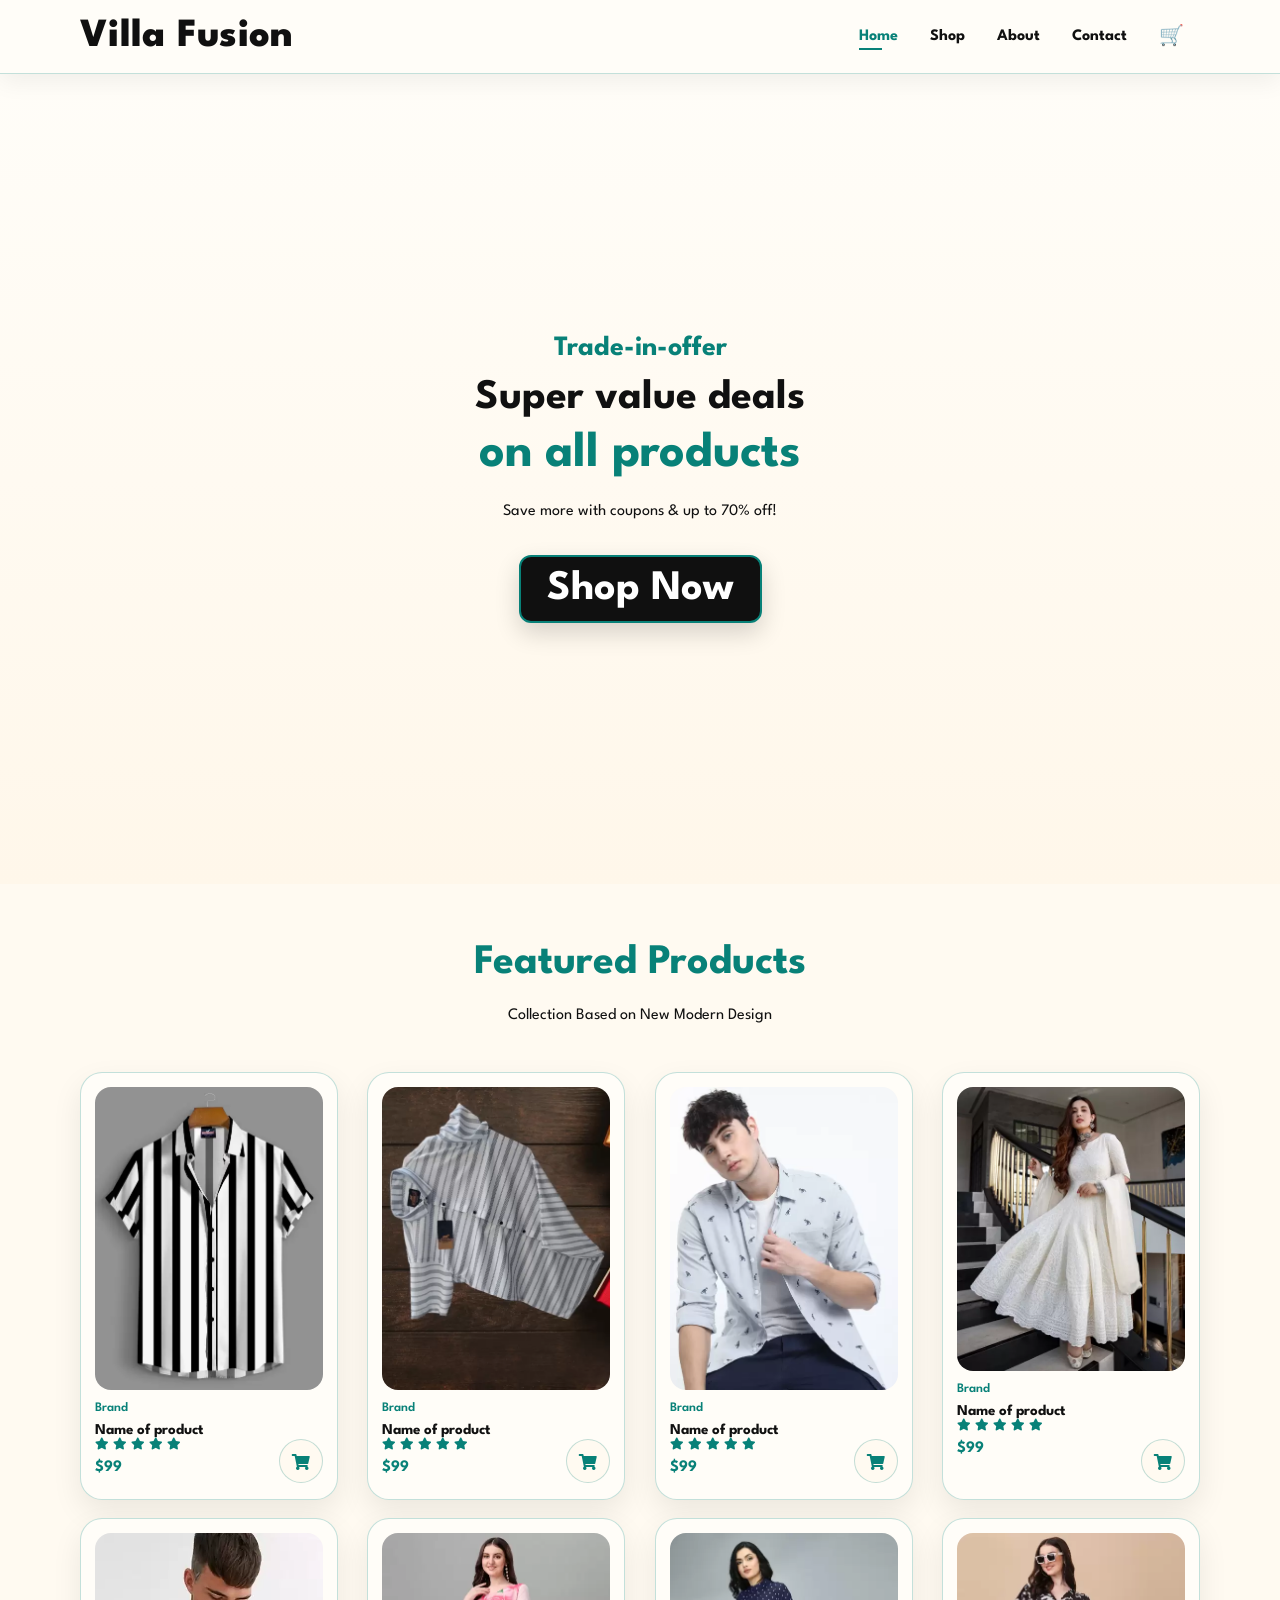
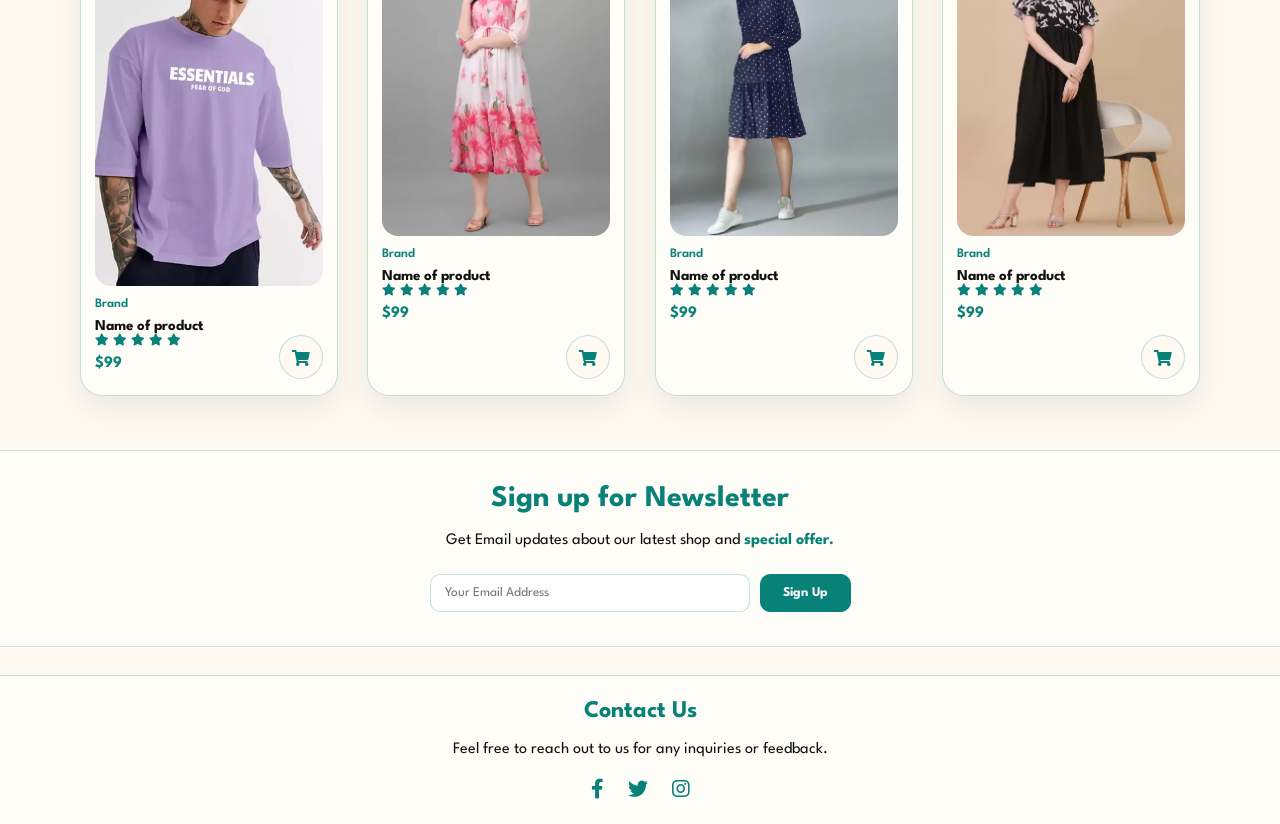
<file: index.html>
<!DOCTYPE html>
<html lang="en">

<head>
    <meta charset="UTF-8">
    <meta http-equiv="X-UA-Compatible" content="IE=edge">
    <meta name="viewport" content="width=device-width, initial-scale=1.0">
    <title>E-commerce website</title>
    <link rel="stylesheet" href="https://pro.fontawesome.com/releases/v5.10.0/css/all.css" />
    <link rel="stylesheet" href="style.css">
</head>

<body>

    <section id="header">
        <a href="index.html" class="logo">Villa Fusion</a>

        <div>
            <ul id="navbar">
                <li><a class="active" href="index.html">Home</a></li>
                <li><a href="shop.html">Shop</a></li>
                <li><a href="about.html">About</a></li>
                <li><a href="contact.html">Contact</a></li>
                <li><a href="cart.html" aria-label="Cart"><span class="nav-cart-icon" aria-hidden="true">🛒</span></a></li>
            </ul>


        </div>
    </section>

    <section id="hero">
        <h4>Trade-in-offer</h4>
        <h2>Super value deals</h2>
        <h1>on all products </h1>
        <p>Save more with coupons & up to 70% off! </p>
        <a href="shop.html">
        <button class="btn">Shop Now</button>
        </a>
    </section>

    <section id="product1" class="section-p1">
        <h2>Featured Products</h2>
        <p>Collection Based on New Modern Design</p>
        <div class="pro-container">
            <div class="pro">
                <img src="img/product/p1.webp" alt="">
                <div class="des">
                    <span>Brand</span>
                    <h5>Name of product</h5>
                    <div class="star">
                        <i class="fas fa-star"></i>
                        <i class="fas fa-star"></i>
                        <i class="fas fa-star"></i>
                        <i class="fas fa-star"></i>
                        <i class="fas fa-star"></i>
                    </div>
                    <h4>$99</h4>
                </div>
                <a href="#" class="add-to-cart" data-product="product no. 1" data-price="99"><i class="fas fa-shopping-cart cart"></i></a>
            </div>
            <div class="pro">
                <img src="img/product/p2.webp" alt="">
                <div class="des">
                    <span>Brand</span>
                    <h5>Name of product</h5>
                    <div class="star">
                        <i class="fas fa-star"></i>
                        <i class="fas fa-star"></i>
                        <i class="fas fa-star"></i>
                        <i class="fas fa-star"></i>
                        <i class="fas fa-star"></i>
                    </div>
                    <h4>$99</h4>
                </div>
                <a href="#" class="add-to-cart" data-product="product no. 2" data-price="99"><i class="fas fa-shopping-cart cart"></i></a>
            </div>
            <div class="pro">
                <img src="img/product/p3.webp" alt="">
                <div class="des">
                    <span>Brand</span>
                    <h5>Name of product</h5>
                    <div class="star">
                        <i class="fas fa-star"></i>
                        <i class="fas fa-star"></i>
                        <i class="fas fa-star"></i>
                        <i class="fas fa-star"></i>
                        <i class="fas fa-star"></i>
                    </div>
                    <h4>$99</h4>
                </div>
                <a href="#" class="add-to-cart" data-product="product no. 3" data-price="99"><i class="fas fa-shopping-cart cart"></i></a>
            </div>
            <div class="pro">
                <img src="img/product/p4.webp" alt="">
                <div class="des">
                    <span>Brand</span>
                    <h5>Name of product</h5>
                    <div class="star">
                        <i class="fas fa-star"></i>
                        <i class="fas fa-star"></i>
                        <i class="fas fa-star"></i>
                        <i class="fas fa-star"></i>
                        <i class="fas fa-star"></i>
                    </div>
                    <h4>$99</h4>
                </div>
                <a href="#" class="add-to-cart" data-product="product no. 4" data-price="99"><i class="fas fa-shopping-cart cart"></i></a>
            </div>
            <div class="pro">
                <img src="img/product/p5.webp" alt="">
                <div class="des">
                    <span>Brand</span>
                    <h5>Name of product</h5>
                    <div class="star">
                        <i class="fas fa-star"></i>
                        <i class="fas fa-star"></i>
                        <i class="fas fa-star"></i>
                        <i class="fas fa-star"></i>
                        <i class="fas fa-star"></i>
                    </div>
                    <h4>$99</h4>
                </div>
                <a href="#" class="add-to-cart" data-product="product no. 5" data-price="99"><i class="fas fa-shopping-cart cart"></i></a>
            </div>
            <div class="pro">
                <img src="img/product/p6.webp" alt="">
                <div class="des">
                    <span>Brand</span>
                    <h5>Name of product</h5>
                    <div class="star">
                        <i class="fas fa-star"></i>
                        <i class="fas fa-star"></i>
                        <i class="fas fa-star"></i>
                        <i class="fas fa-star"></i>
                        <i class="fas fa-star"></i>
                    </div>
                    <h4>$99</h4>
                </div>
                <a href="#" class="add-to-cart" data-product="product no. 6" data-price="99"><i class="fas fa-shopping-cart cart"></i></a>
            </div>
            <div class="pro">
                <img src="img/product/p7.webp" alt="">
                <div class="des">
                    <span>Brand</span>
                    <h5>Name of product</h5>
                    <div class="star">
                        <i class="fas fa-star"></i>
                        <i class="fas fa-star"></i>
                        <i class="fas fa-star"></i>
                        <i class="fas fa-star"></i>
                        <i class="fas fa-star"></i>
                    </div>
                    <h4>$99</h4>
                </div>
                <a href="#" class="add-to-cart" data-product="product no. 7" data-price="99"><i class="fas fa-shopping-cart cart"></i></a>
            </div>
            <div class="pro">
                <img src="img/product/p8.webp" alt="">
                <div class="des">
                    <span>Brand</span>
                    <h5>Name of product</h5>
                    <div class="star">
                        <i class="fas fa-star"></i>
                        <i class="fas fa-star"></i>
                        <i class="fas fa-star"></i>
                        <i class="fas fa-star"></i>
                        <i class="fas fa-star"></i>
                    </div>
                    <h4>$99</h4>
                </div>
                <a href="#" class="add-to-cart" data-product="product no. 8" data-price="99"><i class="fas fa-shopping-cart cart"></i></a>
            </div>
        </div>
    </section>

    
    <section id="newsletter">
        <div class="newstext">
            <h4>Sign up for Newsletter</h4>
            <p>Get Email updates about our latest shop and <span>special offer.</span> </p>
        </div>
        <div class="form">
            <input type="text" placeholder="Your Email Address">
            <button>Sign Up</button>
        </div>
    </section>


    <link rel="stylesheet" href="https://cdnjs.cloudflare.com/ajax/libs/font-awesome/5.15.4/css/all.min.css">

    <section id="footer">
    <div class="footer-content">
        <h4>Contact Us</h4>
        <p>Feel free to reach out to us for any inquiries or feedback.</p>
    </div>
    <div class="social-icons">
        <a href="#" class="icon"><i class="fab fa-facebook-f"></i></a>
        <a href="#" class="icon"><i class="fab fa-twitter"></i></a>
        <a href="#" class="icon"><i class="fab fa-instagram"></i></a>
    </div>
    </section>


    <script src="script.js"></script>
</body>
</html>
</file>
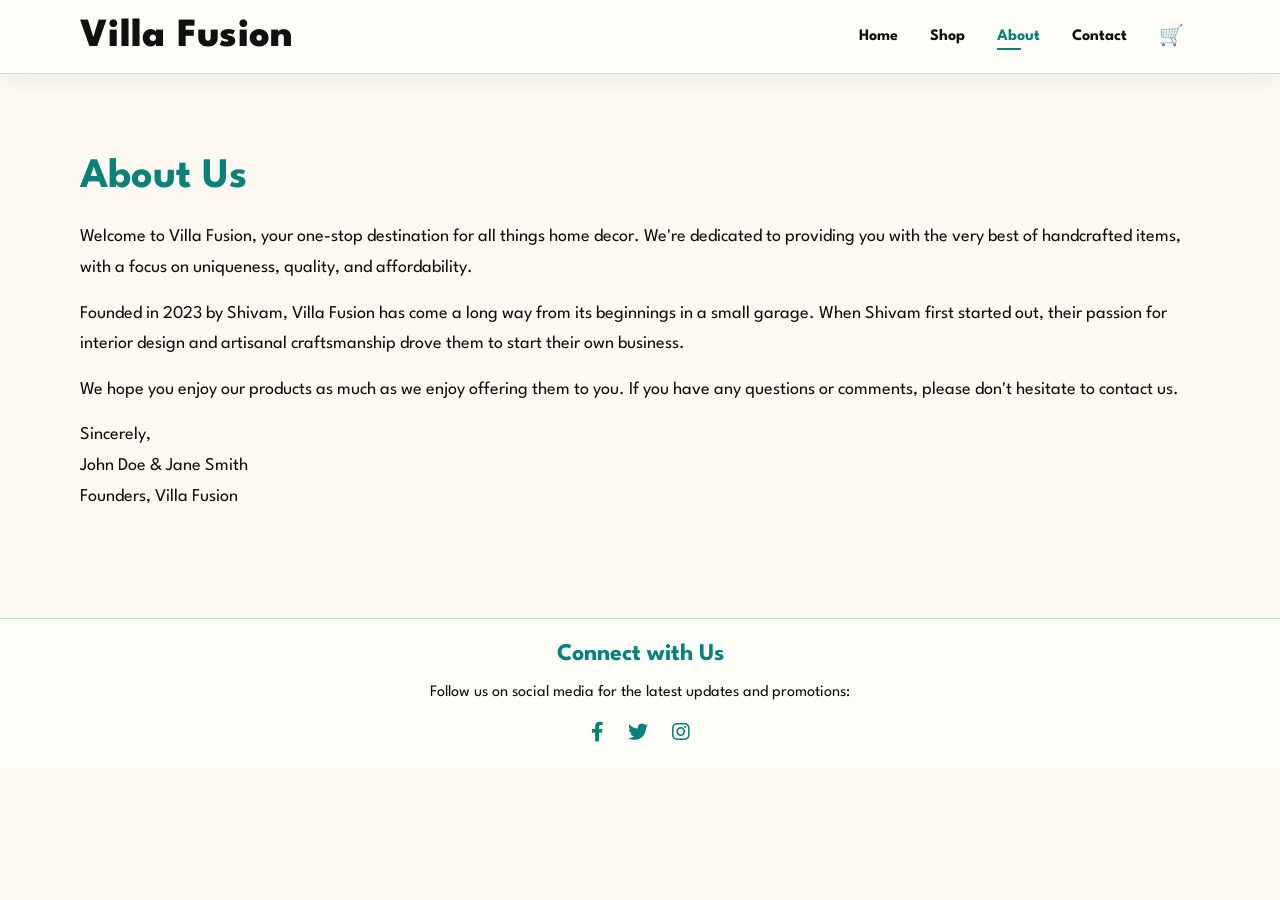
<file: about.html>
<!DOCTYPE html>
<html lang="en">

<head>
    <meta charset="UTF-8">
    <meta http-equiv="X-UA-Compatible" content="IE=edge">
    <meta name="viewport" content="width=device-width, initial-scale=1.0">
    <title>E-commerce website</title>
    <link rel="stylesheet" href="https://pro.fontawesome.com/releases/v5.10.0/css/all.css" />
    <link rel="stylesheet" href="style.css">
</head>

<body>

    <section id="header">
        <a href="index.html" class="logo">Villa Fusion</a>

        <div>
            <ul id="navbar">
                <li><a href="index.html">Home</a></li>
                <li><a href="shop.html">Shop</a></li>
                <li><a class="active" href="about.html">About</a></li>
                <li><a href="contact.html">Contact</a></li>
                <li><a href="cart.html" aria-label="Cart"><span class="nav-cart-icon" aria-hidden="true">🛒</span></a></li>
            </ul>


        </div>
    </section>


    <section id="about" class="section-p1">
        <div class="section-m1">
            <h2>About Us</h2>
            <p>Welcome to Villa Fusion, your one-stop destination for all things home decor. We're dedicated to providing you with the very best of handcrafted items, with a focus on uniqueness, quality, and affordability.</p>
            <p>Founded in 2023 by Shivam, Villa Fusion has come a long way from its beginnings in a small garage. When Shivam first started out, their passion for interior design and artisanal craftsmanship drove them to start their own business.</p>
            <p>We hope you enjoy our products as much as we enjoy offering them to you. If you have any questions or comments, please don't hesitate to contact us.</p>
            <p>Sincerely,<br>John Doe & Jane Smith<br>Founders, Villa Fusion</p>
        </div>
    </section>

    <footer id="footer">
        <div class="footer-content">
            <h4>Connect with Us</h4>
            <p>Follow us on social media for the latest updates and promotions:</p>
            <div class="social-icons">
                <a href="#" class="icon"><i class="fab fa-facebook-f"></i></a>
                <a href="#" class="icon"><i class="fab fa-twitter"></i></a>
                <a href="#" class="icon"><i class="fab fa-instagram"></i></a>
            </div>
        </div>
    </footer>

    

</body>
</html>
</file>
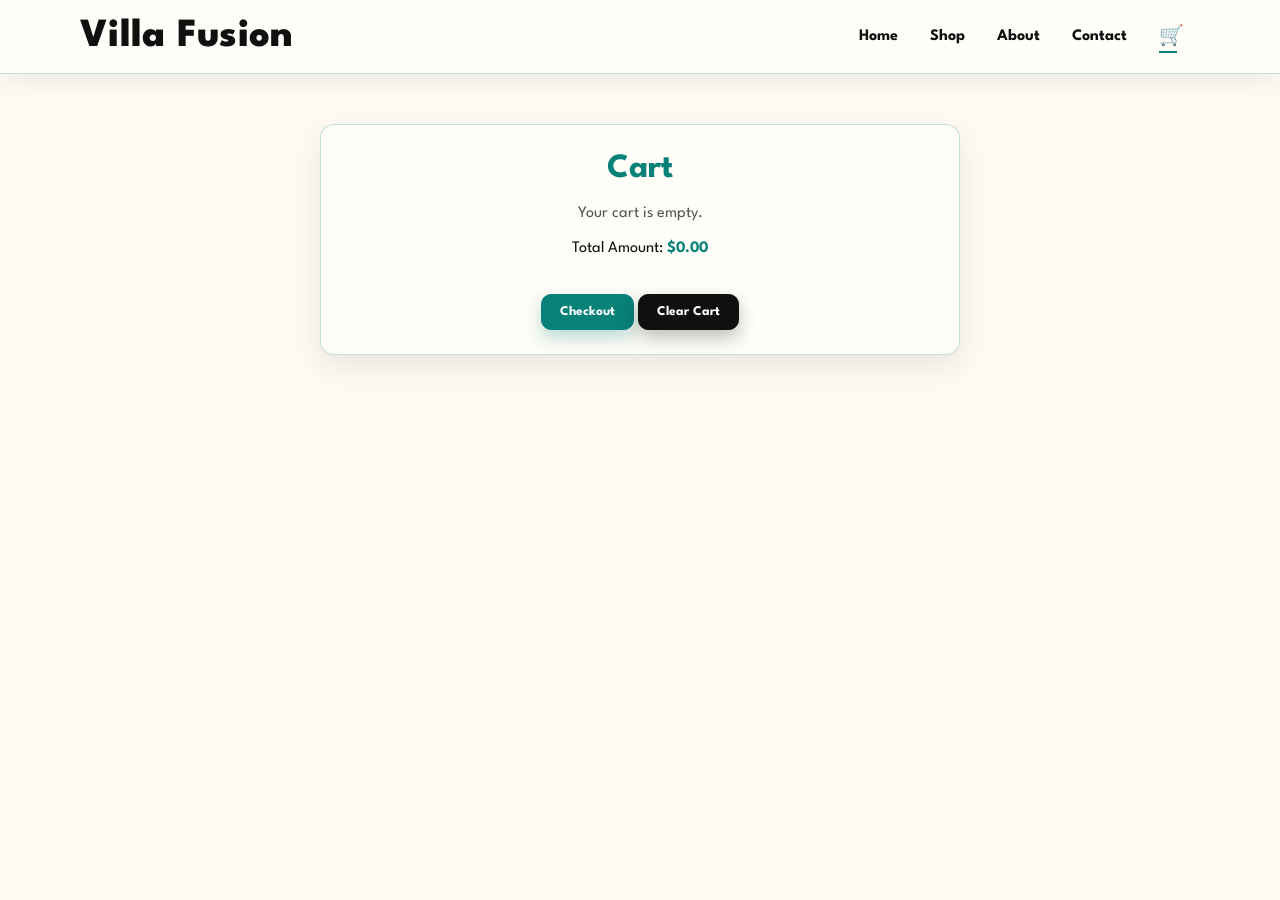
<file: cart.html>
<!DOCTYPE html>
<html lang="en">

<head>
    <meta charset="UTF-8">
    <meta http-equiv="X-UA-Compatible" content="IE=edge">
    <meta name="viewport" content="width=device-width, initial-scale=1.0">
    <title>E-commerce website</title>
    <link rel="stylesheet" href="https://pro.fontawesome.com/releases/v5.10.0/css/all.css" />
    <link rel="stylesheet" href="style.css">
</head>

<body>

    <section id="header">
        <a href="index.html" class="logo">Villa Fusion</a>

        <div>
            <ul id="navbar">
                <li><a href="index.html">Home</a></li>
                <li><a href="shop.html">Shop</a></li>
                <li><a href="about.html">About</a></li>
                <li><a href="contact.html">Contact</a></li>
                <li><a class="active" href="cart.html" aria-label="Cart"><span class="nav-cart-icon" aria-hidden="true">🛒</span></a></li>
            </ul>


        </div>
    </section>


    <div id="cart">
        <h1 class="cart-heading">Cart</h1>
        <ul id="cart-items"></ul>
        <p>Total Amount: <span id="total-amount">$0.00</span></p>
        <button id="checkout-btn">Checkout</button>
        <button id="clear-cart-button">Clear Cart</button>
    </div>
    
    <script src="script.js"></script>


</body>
</html>
</file>
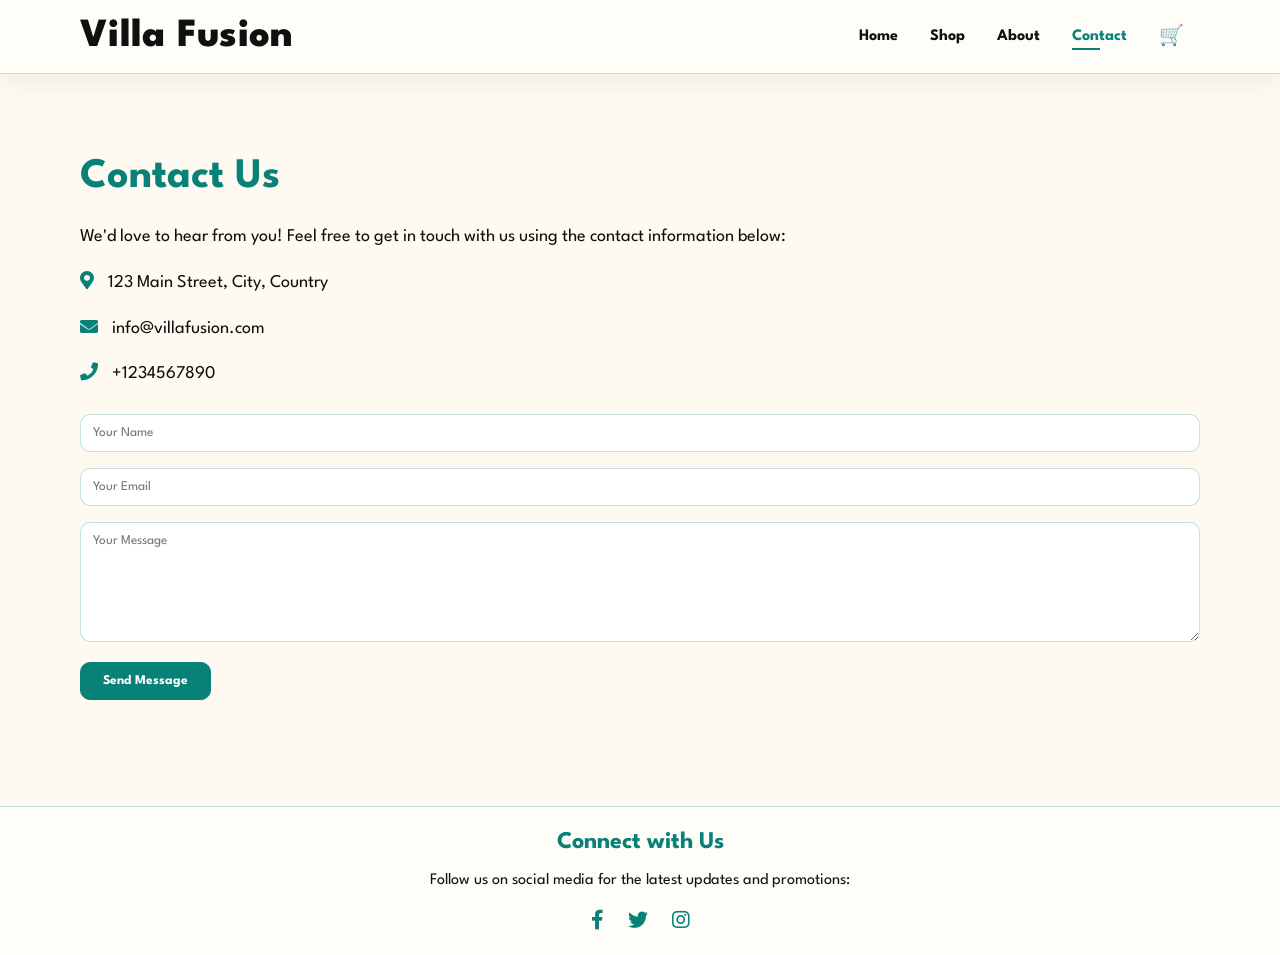
<file: contact.html>
<!DOCTYPE html>
<html lang="en">

<head>
    <meta charset="UTF-8">
    <meta http-equiv="X-UA-Compatible" content="IE=edge">
    <meta name="viewport" content="width=device-width, initial-scale=1.0">
    <title>E-commerce website</title>
    <link rel="stylesheet" href="https://pro.fontawesome.com/releases/v5.10.0/css/all.css" />
    <link rel="stylesheet" href="style.css">
</head>

<body>

    <section id="header">
        <a href="index.html" class="logo">Villa Fusion</a>

        <div>
            <ul id="navbar">
                <li><a href="index.html">Home</a></li>
                <li><a href="shop.html">Shop</a></li>
                <li><a href="about.html">About</a></li>
                <li><a class="active" href="contact.html">Contact</a></li>
                <li><a href="cart.html" aria-label="Cart"><span class="nav-cart-icon" aria-hidden="true">🛒</span></a></li>
            </ul>


        </div>
    </section>


    <section id="contact" class="section-p1">
        <div class="section-m1">
            <h2>Contact Us</h2>
            <p>We'd love to hear from you! Feel free to get in touch with us using the contact information below:</p>
            <div class="contact-info">
                <p><i class="fas fa-map-marker-alt"></i> 123 Main Street, City, Country</p>
                <p><i class="fas fa-envelope"></i> info@villafusion.com</p>
                <p><i class="fas fa-phone"></i> +1234567890</p>
            </div>
            <form action="#" method="post" class="contact-form">
                <input type="text" name="name" placeholder="Your Name" required>
                <input type="email" name="email" placeholder="Your Email" required>
                <textarea name="message" placeholder="Your Message" required></textarea>
                <button type="submit">Send Message</button>
            </form>
        </div>
    </section>

    <footer id="footer">
        <div class="footer-content">
            <h4>Connect with Us</h4>
            <p>Follow us on social media for the latest updates and promotions:</p>
            <div class="social-icons">
                <a href="#" class="icon"><i class="fab fa-facebook-f"></i></a>
                <a href="#" class="icon"><i class="fab fa-twitter"></i></a>
                <a href="#" class="icon"><i class="fab fa-instagram"></i></a>
            </div>
        </div>
    </footer>



</body>
</html>
</file>
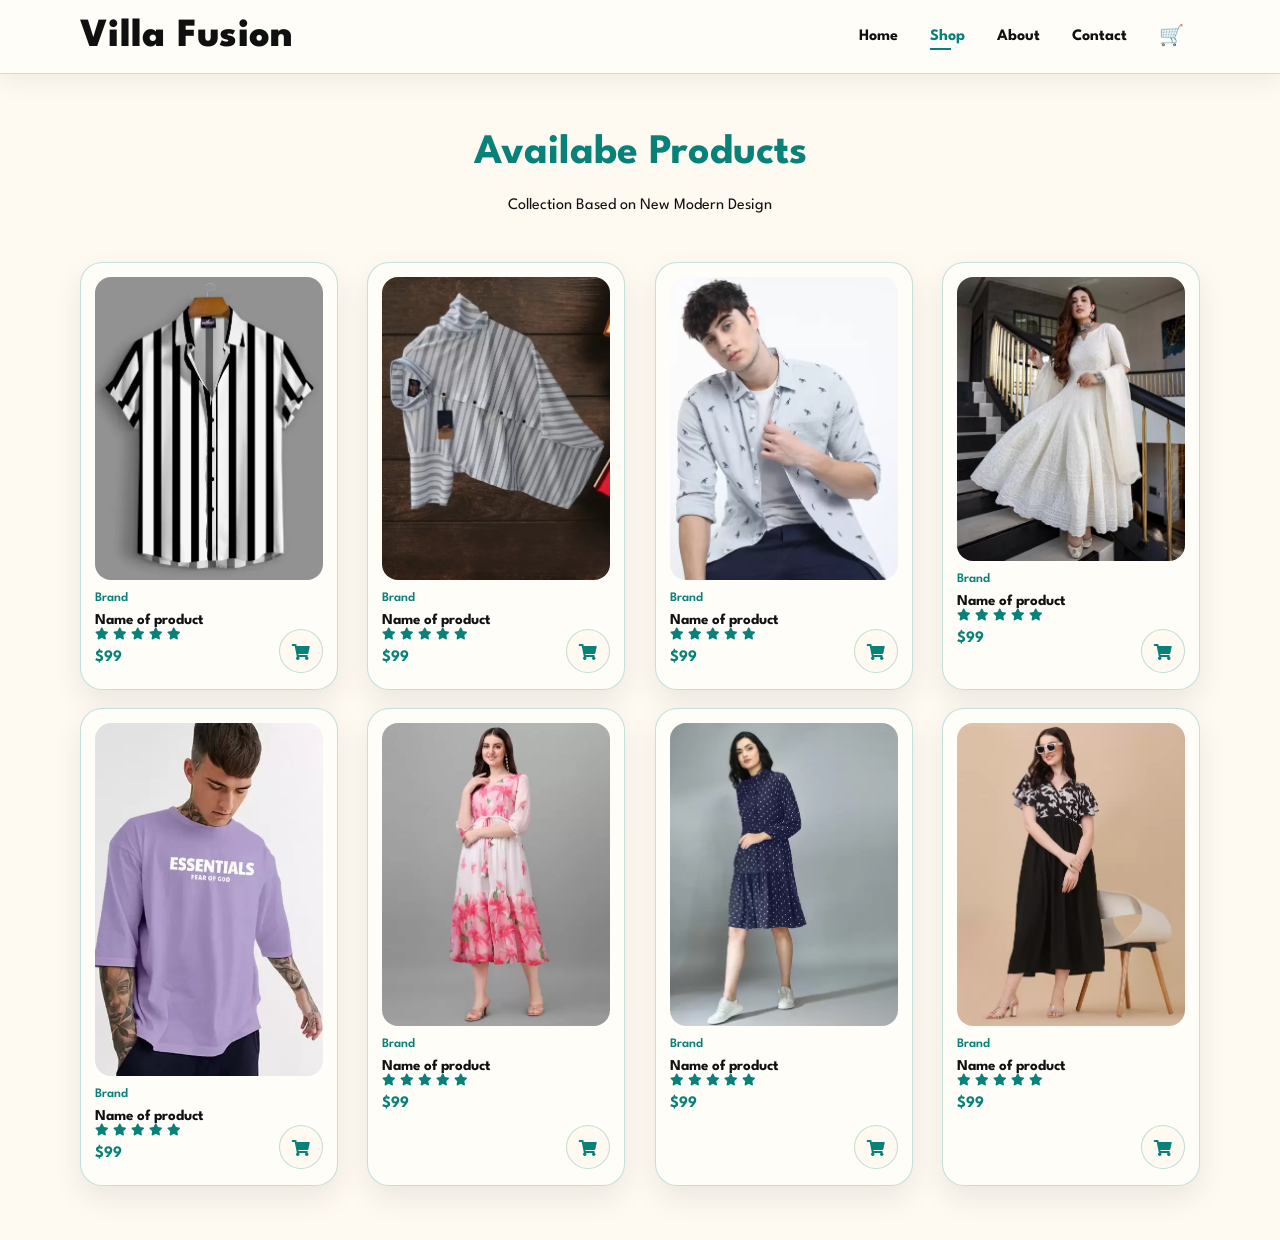
<file: shop.html>
<!DOCTYPE html>
<html lang="en">

<head>
    <meta charset="UTF-8">
    <meta http-equiv="X-UA-Compatible" content="IE=edge">
    <meta name="viewport" content="width=device-width, initial-scale=1.0">
    <title>Shop</title>
    <link rel="stylesheet" href="https://pro.fontawesome.com/releases/v5.10.0/css/all.css" />
    <link rel="stylesheet" href="style.css">
</head>
<body>
    
    <section id="header">
        <a href="index.html" class="logo">Villa Fusion</a>

        <div>
            <ul id="navbar">
                <li><a href="index.html">Home</a></li>
                <li><a class="active" href="shop.html">Shop</a></li>
                <li><a href="about.html">About</a></li>
                <li><a href="contact.html">Contact</a></li>
                <li><a href="cart.html" aria-label="Cart"><span class="nav-cart-icon" aria-hidden="true">🛒</span></a></li>
            </ul>


        </div>
    </section>


    <section id="product1" class="section-p1">
        <h2>Availabe Products</h2>
        <p>Collection Based on New Modern Design</p>
        <div class="pro-container">
            <div class="pro">
                <img src="img/product/p1.webp" alt="">
                <div class="des">
                    <span>Brand</span>
                    <h5>Name of product</h5>
                    <div class="star">
                        <i class="fas fa-star"></i>
                        <i class="fas fa-star"></i>
                        <i class="fas fa-star"></i>
                        <i class="fas fa-star"></i>
                        <i class="fas fa-star"></i>
                    </div>
                    <h4>$99</h4>
                </div>
                <a href="#" class="add-to-cart" data-product="shop item no 1" data-price="99"><i class="fas fa-shopping-cart cart"></i></a>
            </div>
            <div class="pro">
                <img src="img/product/p2.webp" alt="">
                <div class="des">
                    <span>Brand</span>
                    <h5>Name of product</h5>
                    <div class="star">
                        <i class="fas fa-star"></i>
                        <i class="fas fa-star"></i>
                        <i class="fas fa-star"></i>
                        <i class="fas fa-star"></i>
                        <i class="fas fa-star"></i>
                    </div>
                    <h4>$99</h4>
                </div>
                <a href="#" class="add-to-cart" data-product="shop item no 2" data-price="99"><i class="fas fa-shopping-cart cart"></i></a>
            </div>
            <div class="pro">
                <img src="img/product/p3.webp" alt="">
                <div class="des">
                    <span>Brand</span>
                    <h5>Name of product</h5>
                    <div class="star">
                        <i class="fas fa-star"></i>
                        <i class="fas fa-star"></i>
                        <i class="fas fa-star"></i>
                        <i class="fas fa-star"></i>
                        <i class="fas fa-star"></i>
                    </div>
                    <h4>$99</h4>
                </div>
                <a href="#" class="add-to-cart" data-product="shop item no 3" data-price="99"><i class="fas fa-shopping-cart cart"></i></a>
            </div>
            <div class="pro">
                <img src="img/product/p4.webp" alt="">
                <div class="des">
                    <span>Brand</span>
                    <h5>Name of product</h5>
                    <div class="star">
                        <i class="fas fa-star"></i>
                        <i class="fas fa-star"></i>
                        <i class="fas fa-star"></i>
                        <i class="fas fa-star"></i>
                        <i class="fas fa-star"></i>
                    </div>
                    <h4>$99</h4>
                </div>
                <a href="#" class="add-to-cart" data-product="shop item no 4" data-price="99"><i class="fas fa-shopping-cart cart"></i></a>
            </div>
            <div class="pro">
                <img src="img/product/p5.webp" alt="">
                <div class="des">
                    <span>Brand</span>
                    <h5>Name of product</h5>
                    <div class="star">
                        <i class="fas fa-star"></i>
                        <i class="fas fa-star"></i>
                        <i class="fas fa-star"></i>
                        <i class="fas fa-star"></i>
                        <i class="fas fa-star"></i>
                    </div>
                    <h4>$99</h4>
                </div>
                <a href="#" class="add-to-cart" data-product="shop item no 5" data-price="99"><i class="fas fa-shopping-cart cart"></i></a>
            </div>
            <div class="pro">
                <img src="img/product/p6.webp" alt="">
                <div class="des">
                    <span>Brand</span>
                    <h5>Name of product</h5>
                    <div class="star">
                        <i class="fas fa-star"></i>
                        <i class="fas fa-star"></i>
                        <i class="fas fa-star"></i>
                        <i class="fas fa-star"></i>
                        <i class="fas fa-star"></i>
                    </div>
                    <h4>$99</h4>
                </div>
                <a href="#" class="add-to-cart" data-product="shop item no 6" data-price="99"><i class="fas fa-shopping-cart cart"></i></a>
            </div>
            <div class="pro">
                <img src="img/product/p7.webp" alt="">
                <div class="des">
                    <span>Brand</span>
                    <h5>Name of product</h5>
                    <div class="star">
                        <i class="fas fa-star"></i>
                        <i class="fas fa-star"></i>
                        <i class="fas fa-star"></i>
                        <i class="fas fa-star"></i>
                        <i class="fas fa-star"></i>
                    </div>
                    <h4>$99</h4>
                </div>
                <a href="#" class="add-to-cart" data-product="shop item no 7" data-price="99"><i class="fas fa-shopping-cart cart"></i></a>
            </div>
            <div class="pro">
                <img src="img/product/p8.webp" alt="">
                <div class="des">
                    <span>Brand</span>
                    <h5>Name of product</h5>
                    <div class="star">
                        <i class="fas fa-star"></i>
                        <i class="fas fa-star"></i>
                        <i class="fas fa-star"></i>
                        <i class="fas fa-star"></i>
                        <i class="fas fa-star"></i>
                    </div>
                    <h4>$99</h4>
                </div>
                <a href="#" class="add-to-cart" data-product="shop item no 8" data-price="99"><i class="fas fa-shopping-cart cart"></i></a>
            </div>
        </div>
    </section>




    <script src="script.js"></script>


    

</body>
</html>
</file>
<file: style.css>
@import url('https://fonts.googleapis.com/css2?family=Spartan:wght@300;400;500;600;700;800&display=swap');

:root {
    --bg-main: #fffaf1;
    --bg-surface: #fffdf8;
    --text-main: #101010;
    --accent: #088178;
    --border-soft: rgba(8, 129, 120, 0.24);
    --shadow-soft: 0 12px 30px rgba(0, 0, 0, 0.08);
    --radius-md: 14px;
    --radius-lg: 22px;
}

* {
    margin: 0;
    padding: 0;
    box-sizing: border-box;
    font-family: 'Spartan', sans-serif;
}

body {
    width: 100%;
    background: var(--bg-main);
    color: var(--text-main);
}

img {
    max-width: 100%;
    height: auto;
    display: block;
}

a {
    color: inherit;
}

h1 {
    font-size: 50px;
    line-height: 1.2;
    color: var(--text-main);
}

h2 {
    font-size: 42px;
    line-height: 1.2;
    color: var(--text-main);
}

h4 {
    font-size: 22px;
    color: var(--text-main);
}

h6 {
    font-weight: 700;
    font-size: 12px;
}

p {
    font-size: 16px;
    line-height: 1.7;
    color: var(--text-main);
    margin: 14px 0 20px;
}

.section-p1 {
    padding: 54px 80px;
}

.section-m1 {
    margin: 36px 0;
}

/* Header */
.logo {
    text-decoration: none;
    font-size: 40px;
    font-weight: 800;
    letter-spacing: 0.3px;
    color: var(--text-main);
}

#header {
    display: flex;
    align-items: center;
    justify-content: space-between;
    padding: 18px 80px;
    background: var(--bg-surface);
    box-shadow: 0 8px 24px rgba(0, 0, 0, 0.06);
    border-bottom: 1px solid var(--border-soft);
    z-index: 999;
    position: sticky;
    top: 0;
    left: 0;
}

#navbar {
    display: flex;
    align-items: center;
    justify-content: center;
}

#navbar li {
    list-style: none;
    padding: 0 16px;
    position: relative;
}

#navbar li a {
    text-decoration: none;
    font-size: 16px;
    font-weight: 700;
    color: var(--text-main);
    transition: color 0.25s ease;
}

#navbar li a:hover,
#navbar li a.active {
    color: var(--accent);
}

#navbar li a.active::after,
#navbar li a:hover::after {
    content: "";
    width: 32%;
    height: 2px;
    background: var(--accent);
    position: absolute;
    bottom: -6px;
    left: 16px;
}

.nav-cart-icon {
    display: inline-block;
    font-size: 20px;
    line-height: 1;
}

/* Home page */
#hero {
    background: linear-gradient(180deg, #fffdf8 0%, #fff7ea 100%);
    height: 90vh;
    width: 100%;
    padding: 0 80px;
    display: flex;
    flex-direction: column;
    align-items: center;
    justify-content: center;
    text-align: center;
}

#hero h4 {
    color: var(--accent);
    padding-bottom: 12px;
    font-size: 28px;
}

#hero h1 {
    color: var(--accent);
}

.btn {
    cursor: pointer;
    margin-top: 10px;
    padding: 13px 26px;
    border-radius: 12px;
    border: 2px solid var(--accent);
    background: var(--text-main);
    color: #fff;
    font-size: 42px;
    font-weight: 700;
    text-decoration: none;
    transition: transform 0.2s ease, box-shadow 0.2s ease, background 0.2s ease, color 0.2s ease;
    box-shadow: 0 10px 24px rgba(0, 0, 0, 0.16);
}

.btn:hover {
    transform: translateY(-2px);
    background: var(--accent);
    color: #fff;
    box-shadow: 0 14px 28px rgba(8, 129, 120, 0.34);
}

/* Products */
#product1 {
    text-align: center;
}

#product1 h2 {
    color: var(--accent);
}

#product1 .pro-container {
    display: flex;
    justify-content: space-between;
    padding-top: 22px;
    flex-wrap: wrap;
    gap: 18px;
}

#product1 .pro {
    width: 23%;
    min-width: 250px;
    padding: 14px;
    border: 1px solid var(--border-soft);
    border-radius: var(--radius-lg);
    cursor: pointer;
    box-shadow: var(--shadow-soft);
    margin: 0;
    transition: transform 0.2s ease, box-shadow 0.2s ease;
    position: relative;
    background: var(--bg-surface);
}

#product1 .pro:hover {
    transform: translateY(-4px);
    box-shadow: 0 20px 35px rgba(0, 0, 0, 0.12);
}

#product1 .pro img {
    width: 100%;
    border-radius: 16px;
}

#product1 .pro .des {
    text-align: start;
    padding: 10px 0;
}

#product1 .pro .des span {
    color: var(--accent);
    font-weight: 600;
    font-size: 13px;
}

#product1 .pro .des h5 {
    padding-top: 8px;
    color: var(--text-main);
    font-size: 15px;
}

#product1 .pro .des i {
    font-size: 12px;
    color: var(--accent);
}

#product1 .pro .des h4 {
    padding-top: 8px;
    font-size: 16px;
    font-weight: 700;
    color: var(--accent);
}

#product1 .pro .cart {
    width: 44px;
    height: 44px;
    line-height: 44px;
    border-radius: 50%;
    background-color: var(--bg-main);
    font-weight: 600;
    color: var(--accent);
    border: 1px solid var(--border-soft);
    position: absolute;
    bottom: 16px;
    right: 14px;
}

/* Newsletter */
#newsletter {
    background: var(--bg-surface);
    padding: 34px 24px;
    border-top: 1px solid var(--border-soft);
    border-bottom: 1px solid var(--border-soft);
}

.newstext {
    text-align: center;
}

.newstext h4 {
    font-size: 30px;
    margin-bottom: 8px;
    color: var(--accent);
}

.newstext p {
    font-size: 16px;
    color: var(--text-main);
    margin-bottom: 20px;
}

.newstext p span {
    font-weight: 700;
    color: var(--accent);
}

.form {
    display: flex;
    justify-content: center;
    align-items: center;
    gap: 10px;
}

.form input[type="text"] {
    padding: 12px 14px;
    width: 320px;
    border-radius: 10px;
    border: 1px solid var(--border-soft);
    background: #fff;
    color: var(--text-main);
}

.form button {
    padding: 12px 22px;
    background-color: var(--accent);
    color: #fff;
    border: 1px solid var(--accent);
    border-radius: 10px;
    cursor: pointer;
    font-weight: 700;
    transition: opacity 0.2s ease;
}

.form button:hover {
    opacity: 0.88;
}

/* Footer */
#footer {
    background: var(--bg-surface);
    color: var(--text-main);
    padding: 24px;
    border-top: 1px solid var(--border-soft);
    margin-top: 28px;
}

.footer-content {
    text-align: center;
}

.footer-content h4 {
    font-size: 24px;
    margin-bottom: 8px;
    color: var(--accent);
}

.footer-content p {
    font-size: 16px;
    margin-bottom: 16px;
    color: var(--text-main);
}

.social-icons {
    text-align: center;
}

.icon {
    display: inline-block;
    margin: 0 10px;
    color: var(--accent);
    text-decoration: none;
    font-size: 20px;
}

.icon:hover {
    opacity: 0.8;
}

/* About */
#about {
    background: transparent;
    padding: 42px 80px;
}

#about h2 {
    margin-bottom: 20px;
    color: var(--accent);
}

#about p {
    margin-bottom: 15px;
    font-size: 18px;
    line-height: 1.7;
    color: var(--text-main);
}

#about p:last-child {
    margin-bottom: 0;
}

/* Contact */
#contact {
    background: transparent;
    padding: 42px 80px;
}

#contact h2 {
    margin-bottom: 20px;
    color: var(--accent);
}

#contact p {
    margin-bottom: 15px;
    font-size: 18px;
    line-height: 1.7;
    color: var(--text-main);
}

.contact-info {
    margin-bottom: 24px;
}

.contact-info p {
    margin-bottom: 10px;
}

.contact-info i {
    margin-right: 10px;
    color: var(--accent);
}

.contact-form input[type="text"],
.contact-form input[type="email"],
.contact-form textarea {
    width: 100%;
    padding: 12px;
    margin-bottom: 16px;
    border-radius: 10px;
    border: 1px solid var(--border-soft);
    background: #fff;
    color: var(--text-main);
}

.contact-form textarea {
    resize: vertical;
    min-height: 120px;
}

.contact-form button {
    padding: 12px 22px;
    background-color: var(--accent);
    color: #fff;
    border: 1px solid var(--accent);
    border-radius: 10px;
    cursor: pointer;
    font-weight: 700;
    transition: opacity 0.2s ease;
}

.contact-form button:hover {
    opacity: 0.88;
}

/* Cart */
#cart {
    text-align: center;
    margin: 50px auto;
    padding: 24px;
    border: 1px solid var(--border-soft);
    border-radius: var(--radius-md);
    width: 70%;
    max-width: 640px;
    background: var(--bg-surface);
    box-shadow: var(--shadow-soft);
}

.cart-heading {
    font-size: 34px;
    margin-bottom: 16px;
    color: var(--accent);
}

#cart-items {
    list-style: none;
    padding: 0;
    margin-bottom: 12px;
    display: flex;
    flex-direction: column;
    gap: 10px;
}

.cart-item {
    display: flex;
    align-items: center;
    gap: 14px;
    text-align: left;
    padding: 10px;
    border: 1px solid var(--border-soft);
    border-radius: 12px;
    background: #fff;
}

.cart-item-thumb {
    width: 72px;
    height: 72px;
    border-radius: 10px;
    object-fit: cover;
    border: 1px solid var(--border-soft);
}

.cart-item-details {
    flex: 1;
}

.cart-item-title {
    margin: 0;
    font-size: 16px;
    color: var(--text-main);
}

.cart-item-image-name,
.cart-item-price {
    margin: 4px 0 0;
    font-size: 14px;
    color: var(--text-main);
}

.cart-item-price {
    font-weight: 700;
    color: var(--accent);
}

.cart-item-actions {
    display: flex;
    align-items: center;
    gap: 8px;
    margin-top: 8px;
    flex-wrap: wrap;
}

.qty-btn,
.remove-item-btn {
    border: 1px solid var(--border-soft);
    background: var(--bg-main);
    color: var(--text-main);
    border-radius: 8px;
    padding: 4px 10px;
    cursor: pointer;
    font-weight: 700;
}

.qty-btn:hover,
.remove-item-btn:hover {
    background: var(--accent);
    border-color: var(--accent);
    color: #fff;
}

.qty-count {
    font-size: 13px;
    font-weight: 700;
    color: var(--accent);
}

.cart-empty-message {
    color: var(--text-main);
    opacity: 0.7;
}

#total-amount {
    font-weight: 700;
    color: var(--accent);
}

#checkout-btn,
#clear-cart-button {
    margin-top: 12px;
    color: #fff;
    padding: 11px 18px;
    border: 1px solid transparent;
    border-radius: 10px;
    cursor: pointer;
    font-weight: 700;
    transition: transform 0.2s ease, opacity 0.2s ease, box-shadow 0.2s ease;
}

#checkout-btn {
    background-color: var(--accent);
    border-color: var(--accent);
    box-shadow: 0 8px 18px rgba(8, 129, 120, 0.28);
}

#clear-cart-button {
    background-color: var(--text-main);
    border-color: var(--text-main);
    box-shadow: 0 8px 18px rgba(16, 16, 16, 0.26);
}

#checkout-btn:hover,
#clear-cart-button:hover {
    opacity: 0.9;
    transform: translateY(-1px);
}

/* Responsive layout */
@media (max-width: 991px) {
    h1 {
        font-size: 40px;
    }

    h2 {
        font-size: 34px;
    }

    .section-p1 {
        padding: 36px;
    }

    #header {
        padding: 16px 28px;
        flex-wrap: wrap;
        gap: 12px;
    }

    .logo {
        font-size: 34px;
    }

    #navbar {
        flex-wrap: wrap;
        justify-content: flex-start;
        row-gap: 10px;
    }

    #navbar li {
        padding: 0 10px;
    }

    #hero {
        height: auto;
        min-height: 72vh;
        padding: 72px 36px;
    }

    .btn {
        font-size: 34px;
    }

    #product1 .pro {
        width: calc(50% - 10px);
        min-width: 220px;
    }

    #about,
    #contact {
        padding: 36px;
    }

    #cart {
        width: 84%;
    }
}

@media (max-width: 767px) {
    h1 {
        font-size: 32px;
    }

    h2 {
        font-size: 28px;
    }

    p {
        font-size: 15px;
    }

    .section-p1 {
        padding: 24px 16px;
    }

    #header {
        padding: 12px 16px;
        align-items: flex-start;
    }

    .logo {
        font-size: 28px;
    }

    #navbar {
        width: 100%;
        justify-content: space-between;
        gap: 8px;
    }

    #navbar li {
        padding: 4px 8px;
    }

    #navbar li a {
        font-size: 14px;
    }

    #hero {
        min-height: 62vh;
        padding: 54px 16px;
    }

    #hero h4 {
        font-size: 22px;
    }

    .btn {
        font-size: 28px;
        padding: 10px 18px;
    }

    #product1 .pro {
        width: 100%;
        min-width: 0;
    }

    #newsletter {
        padding: 24px 16px;
    }

    .newstext h4 {
        font-size: 24px;
    }

    .form {
        display: flex;
        flex-direction: column;
        gap: 10px;
        align-items: stretch;
    }

    .form input[type="text"],
    .form button {
        width: 100%;
    }

    #about,
    #contact {
        padding: 24px 16px;
    }

    #about p,
    #contact p {
        font-size: 16px;
    }

    #cart {
        width: calc(100% - 32px);
        margin: 24px auto;
        padding: 16px;
    }

    #checkout-btn,
    #clear-cart-button {
        width: 100%;
    }

    .cart-item {
        align-items: flex-start;
    }

    .cart-item-thumb {
        width: 64px;
        height: 64px;
    }
}
</file>
